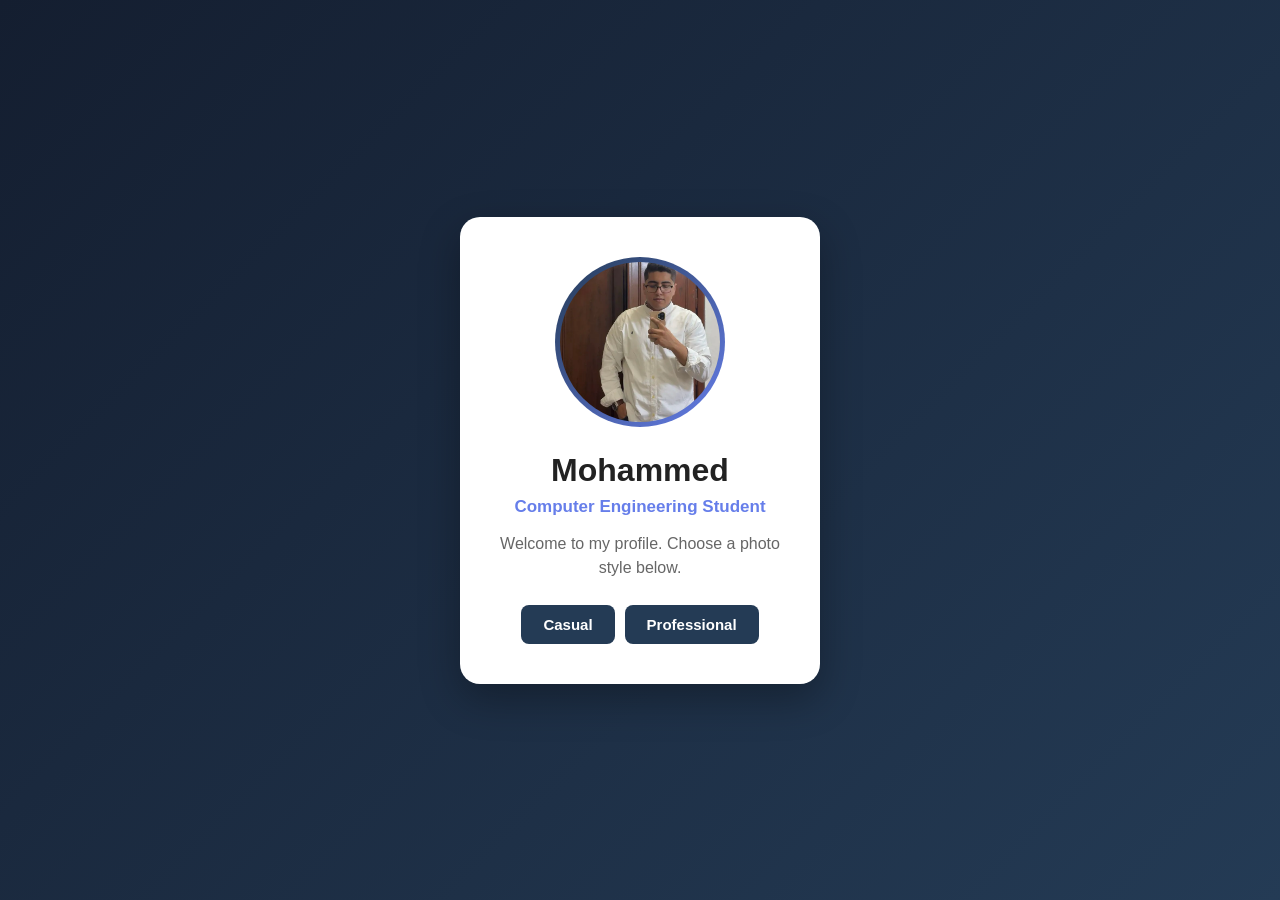
<file: bounce01/index.html>
<!DOCTYPE html>
<html lang="en">
<head>
    <meta charset="UTF-8">
    <meta name="viewport" content="width=device-width, initial-scale=1.0">

    <title>Mohammed - Profile</title>

    <link rel="stylesheet" href="style.css">
</head>

<body>

    <main class="profile-card">

        <div class="avatar-container">
            <img
                id="profilePhoto"
                src="assets/casual.jpg"
                alt="Mohammed casual profile photo"
            >
        </div>

        <h1>Mohammed</h1>

        <p class="role">Computer Engineering Student</p>

        <p class="description">
            Welcome to my profile. Choose a photo style below.
        </p>

        <div class="buttons">
            <button id="casualButton">Casual</button>
            <button id="professionalButton">Professional</button>
        </div>

    </main>

    <script src="script.js"></script>

</body>
</html>
</file>
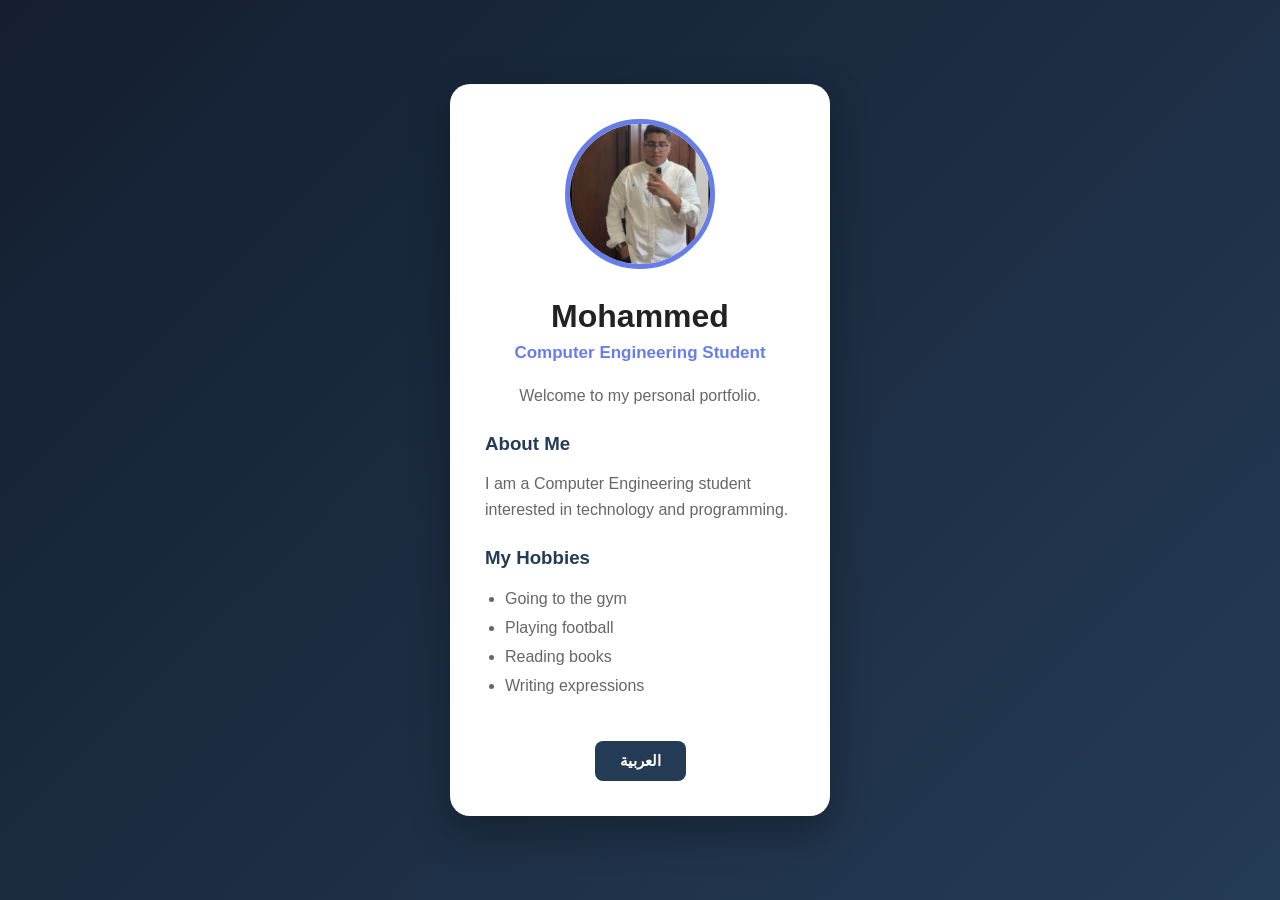
<file: bounce02/index.html>
<!DOCTYPE html>
<html lang="en" dir="ltr">

<head>
    <meta charset="UTF-8">
    <meta name="viewport" content="width=device-width, initial-scale=1.0">

    <title>Mohammed - Portfolio</title>

    <link rel="stylesheet" href="style.css">
</head>

<body>

    <main class="profile-card">

        <img
            class="profile-image"
            src="assets/profile.jpg"
            alt="Profile photo"
        >

        <h1 id="name">Mohammed</h1>

        <h2 id="job">Computer Engineering Student</h2>

        <p id="description">
            Welcome to my personal portfolio.
        </p>

        <section class="info">

            <h3 id="aboutTitle">About Me</h3>

            <p id="aboutText">
                I am a Computer Engineering student interested in
                technology and programming.
            </p>

        </section>

        <section class="hobbies">

            <h3 id="hobbiesTitle">My Hobbies</h3>

            <ul>
                <li id="hobby1">Going to the gym</li>
                <li id="hobby2">Playing football</li>
                <li id="hobby3">Reading books</li>
                <li id="hobby4">Writing expressions</li>
            </ul>

        </section>

        <button id="languageButton">
            العربية
        </button>

    </main>

    <script src="script.js"></script>

</body>

</html>
</file>
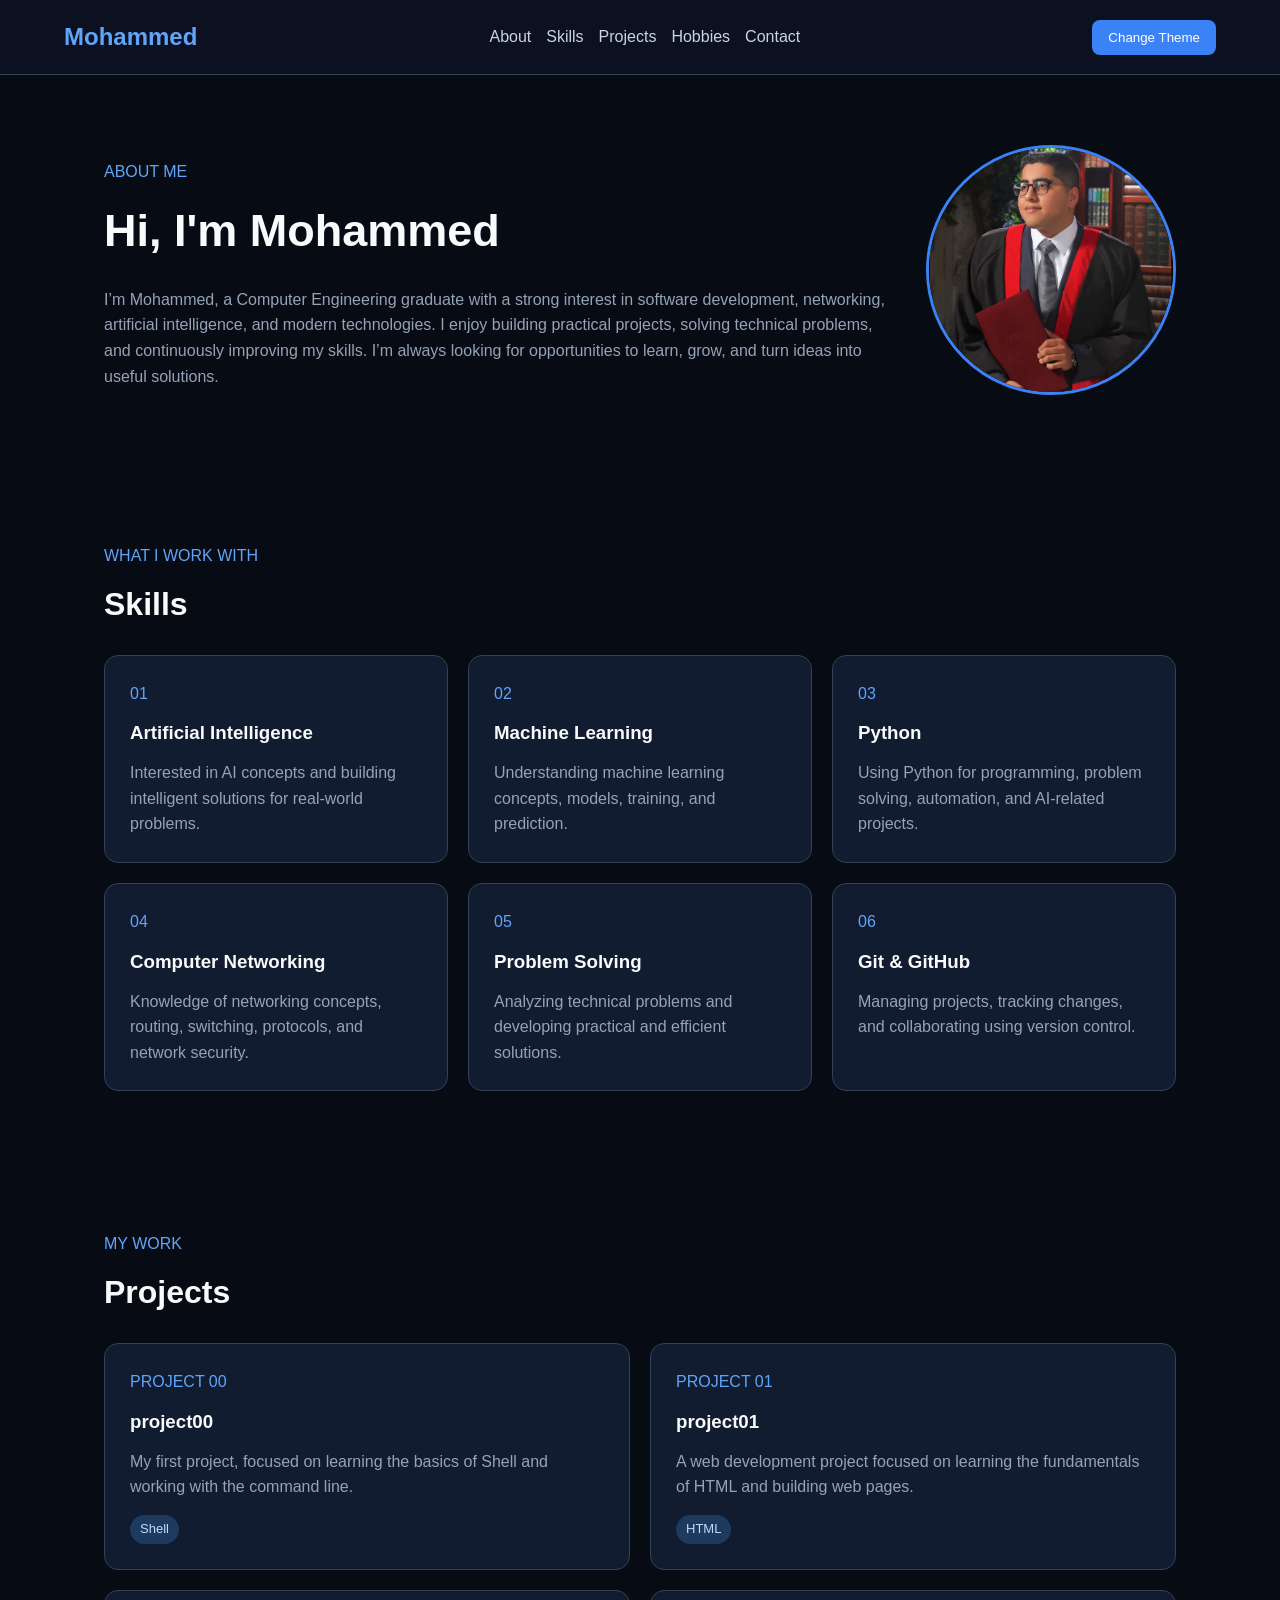
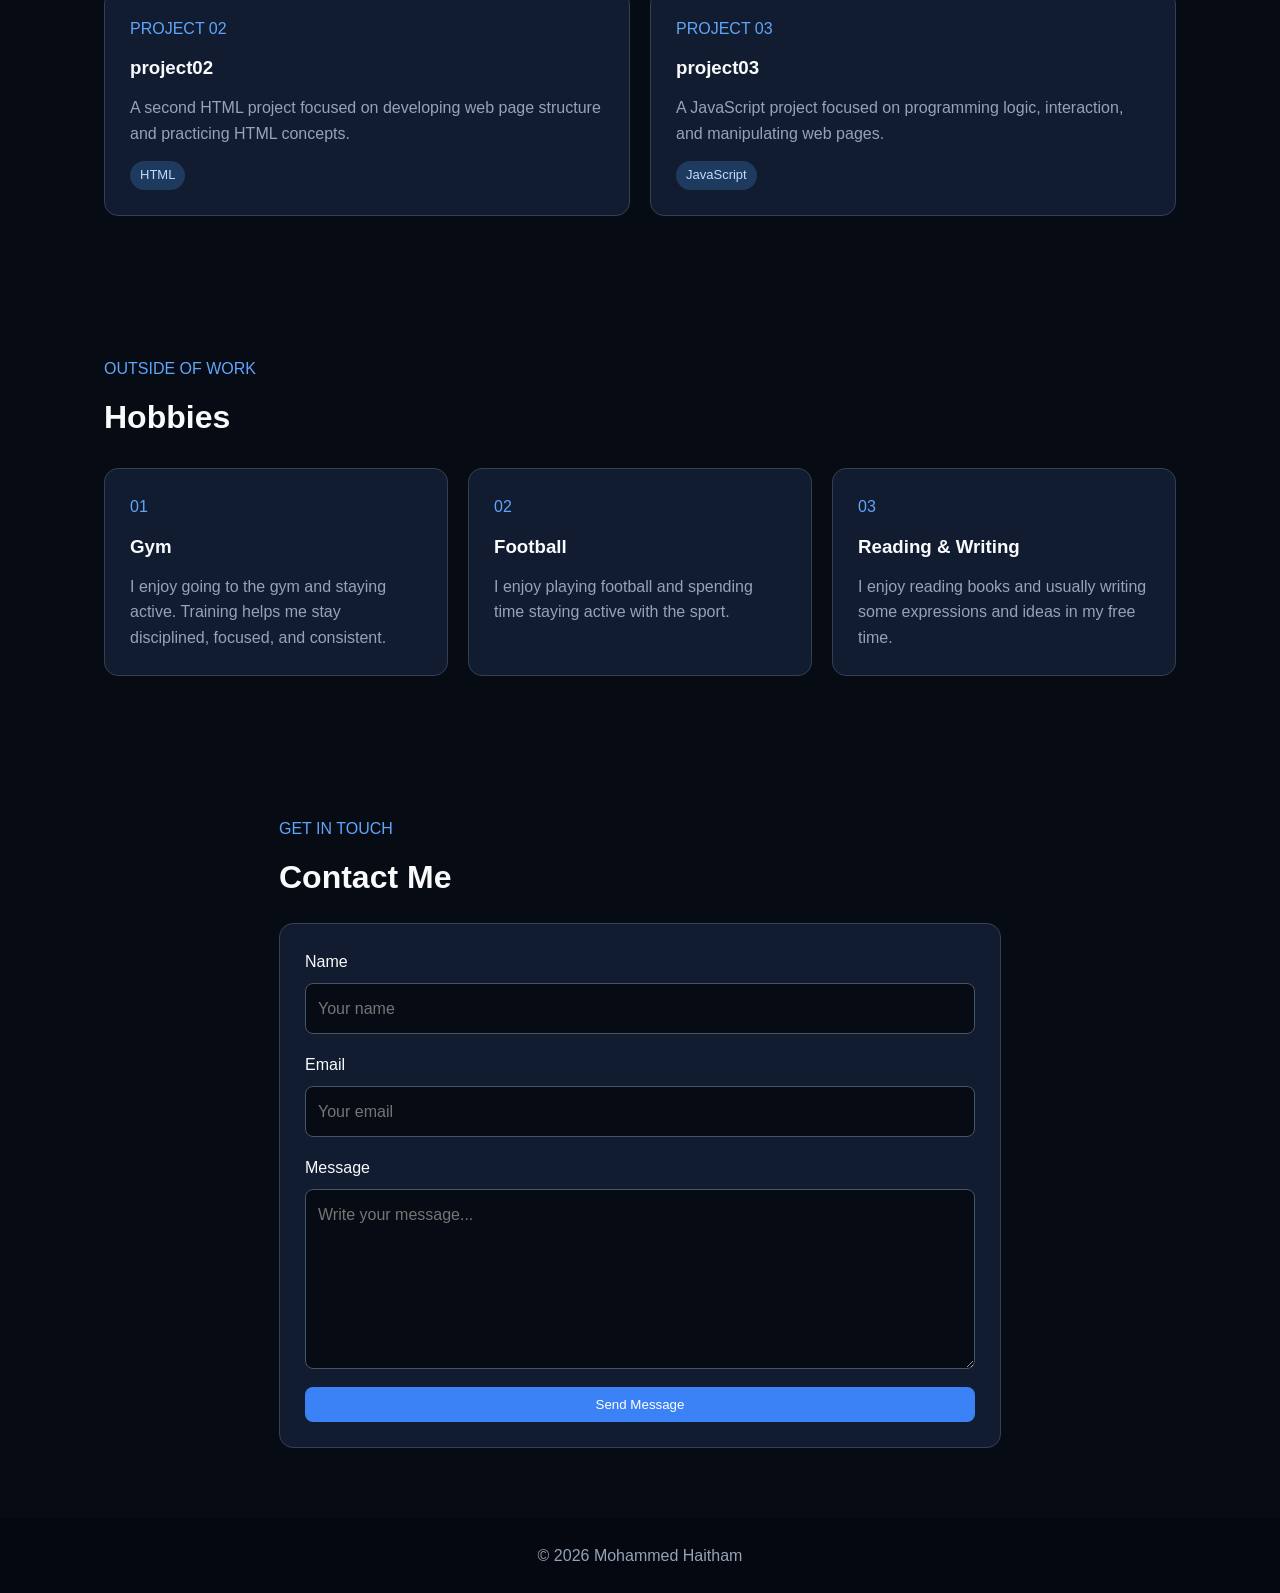
<file: ex00/index.html>
<!DOCTYPE html>
<html lang="en">

<head>
    <meta charset="UTF-8">
    <meta name="viewport" content="width=device-width, initial-scale=1.0">

    <title>Mohammed Haitham - Portfolio</title>

    <link rel="stylesheet" href="style.css">
</head>

<body>

    <!-- =========================
         HEADER
    ========================== -->

    <header>

        <nav>

            <h1>Mohammed</h1>

            <ul>
                <li><a href="#about">About</a></li>
                <li><a href="#skills">Skills</a></li>
                <li><a href="#projects">Projects</a></li>
                <li><a href="#hobbies">Hobbies</a></li>
                <li><a href="#contact">Contact</a></li>
            </ul>

            <button id="theme-button">Change Theme</button>

        </nav>

    </header>


    <main>

        <!-- =========================
             ABOUT
        ========================== -->

        <section id="about">

            <div class="about-content">

                <div class="about-text">

                    <p class="section-label">ABOUT ME</p>

                    <h2>Hi, I'm Mohammed</h2>

                    <p>
                        I’m Mohammed, a Computer Engineering graduate with
                        a strong interest in software development, networking,
                        artificial intelligence, and modern technologies.

                        I enjoy building practical projects, solving technical
                        problems, and continuously improving my skills. I’m
                        always looking for opportunities to learn, grow, and
                        turn ideas into useful solutions.
                    </p>

                </div>


                <div class="about-image">

                    <img
                        src="assets/profile.jpg"
                        alt="Mohammed's profile photo"
                    >

                </div>

            </div>

        </section>


        <!-- =========================
             SKILLS
        ========================== -->

        <section id="skills">

            <p class="section-label">WHAT I WORK WITH</p>

            <h2>Skills</h2>

            <div class="skills-grid">

                <div class="skill-card">

                    <span class="skill-number">01</span>

                    <h3>Artificial Intelligence</h3>

                    <p>
                        Interested in AI concepts and building intelligent
                        solutions for real-world problems.
                    </p>

                </div>


                <div class="skill-card">

                    <span class="skill-number">02</span>

                    <h3>Machine Learning</h3>

                    <p>
                        Understanding machine learning concepts, models,
                        training, and prediction.
                    </p>

                </div>


                <div class="skill-card">

                    <span class="skill-number">03</span>

                    <h3>Python</h3>

                    <p>
                        Using Python for programming, problem solving,
                        automation, and AI-related projects.
                    </p>

                </div>


                <div class="skill-card">

                    <span class="skill-number">04</span>

                    <h3>Computer Networking</h3>

                    <p>
                        Knowledge of networking concepts, routing,
                        switching, protocols, and network security.
                    </p>

                </div>


                <div class="skill-card">

                    <span class="skill-number">05</span>

                    <h3>Problem Solving</h3>

                    <p>
                        Analyzing technical problems and developing
                        practical and efficient solutions.
                    </p>

                </div>


                <div class="skill-card">

                    <span class="skill-number">06</span>

                    <h3>Git & GitHub</h3>

                    <p>
                        Managing projects, tracking changes, and
                        collaborating using version control.
                    </p>

                </div>

            </div>

        </section>


        <!-- =========================
             PROJECTS
        ========================== -->

        <section id="projects">

            <p class="section-label">MY WORK</p>

            <h2>Projects</h2>

            <div class="projects-grid">


                <!-- PROJECT 00 -->

                <a
                    href="https://github.com/hamooda67813-star/project00"
                    target="_blank"
                    class="project-card"
                >

                    <span class="project-number">PROJECT 00</span>

                    <h3>project00</h3>

                    <p>
                        My first project, focused on learning the basics
                        of Shell and working with the command line.
                    </p>

                    <div class="project-tags">
                        <span>Shell</span>
                    </div>

                </a>


                <!-- PROJECT 01 -->

                <a
                    href="https://github.com/hamooda67813-star/project01"
                    target="_blank"
                    class="project-card"
                >

                    <span class="project-number">PROJECT 01</span>

                    <h3>project01</h3>

                    <p>
                        A web development project focused on learning
                        the fundamentals of HTML and building web pages.
                    </p>

                    <div class="project-tags">
                        <span>HTML</span>
                    </div>

                </a>


                <!-- PROJECT 02 -->

                <a
                    href="https://github.com/hamooda67813-star/project02"
                    target="_blank"
                    class="project-card"
                >

                    <span class="project-number">PROJECT 02</span>

                    <h3>project02</h3>

                    <p>
                        A second HTML project focused on developing
                        web page structure and practicing HTML concepts.
                    </p>

                    <div class="project-tags">
                        <span>HTML</span>
                    </div>

                </a>


                <!-- PROJECT 03 -->

                <a
                    href="https://github.com/hamooda67813-star/project03"
                    target="_blank"
                    class="project-card"
                >

                    <span class="project-number">PROJECT 03</span>

                    <h3>project03</h3>

                    <p>
                        A JavaScript project focused on programming logic,
                        interaction, and manipulating web pages.
                    </p>

                    <div class="project-tags">
                        <span>JavaScript</span>
                    </div>

                </a>

            </div>

        </section>


        <!-- =========================
             HOBBIES
        ========================== -->

        <section id="hobbies">

            <p class="section-label">OUTSIDE OF WORK</p>

            <h2>Hobbies</h2>

            <div class="hobbies-grid">


                <div class="hobby-card">

                    <span class="hobby-icon">01</span>

                    <h3>Gym</h3>

                    <p>
                        I enjoy going to the gym and staying active.
                        Training helps me stay disciplined, focused,
                        and consistent.
                    </p>

                </div>


                <div class="hobby-card">

                    <span class="hobby-icon">02</span>

                    <h3>Football</h3>

                    <p>
                        I enjoy playing football and spending time
                        staying active with the sport.
                    </p>

                </div>


                <div class="hobby-card">

                    <span class="hobby-icon">03</span>

                    <h3>Reading & Writing</h3>

                    <p>
                        I enjoy reading books and usually writing
                        some expressions and ideas in my free time.
                    </p>

                </div>

            </div>

        </section>


        <!-- =========================
             CONTACT
        ========================== -->

        <section id="contact">

            <p class="section-label">GET IN TOUCH</p>

            <h2>Contact Me</h2>

            <form
                action="https://formspree.io/f/mdeaendb"
                method="POST"
            >

                <div class="form-group">

                    <label for="name">Name</label>

                    <input
                        type="text"
                        id="name"
                        name="name"
                        placeholder="Your name"
                        required
                    >

                </div>


                <div class="form-group">

                    <label for="email">Email</label>

                    <input
                        type="email"
                        id="email"
                        name="email"
                        placeholder="Your email"
                        required
                    >

                </div>


                <div class="form-group">

                    <label for="message">Message</label>

                    <textarea
                        id="message"
                        name="message"
                        rows="6"
                        placeholder="Write your message..."
                        required
                    ></textarea>

                </div>


                <button type="submit">
                    Send Message
                </button>

            </form>

        </section>

    </main>


    <!-- =========================
         FOOTER
    ========================== -->

    <footer>

        <p>© 2026 Mohammed Haitham</p>

    </footer>


    <script src="script.js"></script>

</body>

</html>
</file>
<file: bounce01/style.css>
* {
    box-sizing: border-box;
}

body {
    margin: 0;
    min-height: 100vh;

    display: flex;
    justify-content: center;
    align-items: center;

    font-family: Arial, sans-serif;

    background: linear-gradient(135deg, #141e30, #243b55);
}

.profile-card {
    width: 360px;
    padding: 40px 30px;

    text-align: center;

    background: white;
    border-radius: 20px;

    box-shadow: 0 15px 40px rgba(0, 0, 0, 0.3);
}

.avatar-container {
    width: 170px;
    height: 170px;

    margin: 0 auto 25px;

    border-radius: 50%;
    padding: 5px;

    background: linear-gradient(135deg, #243b55, #667eea);
}

#profilePhoto {
    width: 100%;
    height: 100%;

    object-fit: cover;

    border-radius: 50%;

    display: block;

    transition: opacity 0.3s ease;
}

h1 {
    margin: 0;

    font-size: 32px;
    color: #222;
}

.role {
    margin: 8px 0;

    font-size: 17px;
    font-weight: bold;

    color: #667eea;
}

.description {
    margin: 15px 0 25px;

    color: #666;
    line-height: 1.5;
}

.buttons {
    display: flex;
    gap: 10px;
    justify-content: center;
}

button {
    padding: 11px 22px;

    border: none;
    border-radius: 8px;

    font-size: 15px;
    font-weight: bold;

    cursor: pointer;

    background-color: #243b55;
    color: white;

    transition: 0.2s;
}

button:hover {
    background-color: #667eea;
    transform: translateY(-2px);
}

button:active {
    transform: translateY(0);
}
</file>
<file: bounce02/style.css>
* {
    box-sizing: border-box;
}

body {
    margin: 0;
    min-height: 100vh;

    display: flex;
    justify-content: center;
    align-items: center;

    font-family: Arial, sans-serif;

    background: linear-gradient(135deg, #141e30, #243b55);

    transition: all 0.3s ease;
}

.profile-card {
    width: 380px;

    padding: 35px;

    background-color: white;

    border-radius: 20px;

    text-align: center;

    box-shadow: 0 15px 40px rgba(0, 0, 0, 0.3);

    transition: all 0.3s ease;
}

.profile-image {
    width: 150px;
    height: 150px;

    object-fit: cover;

    border-radius: 50%;

    border: 5px solid #667eea;

    margin-bottom: 20px;
}

h1 {
    margin: 5px 0;

    font-size: 32px;

    color: #222;
}

h2 {
    margin: 8px 0 20px;

    font-size: 17px;

    color: #667eea;
}

p {
    color: #666;

    line-height: 1.6;
}

.info,
.hobbies {
    margin-top: 25px;

    text-align: left;
}

h3 {
    margin-bottom: 10px;

    color: #243b55;
}

ul {
    padding-left: 20px;

    color: #666;

    line-height: 1.8;
}

button {
    margin-top: 25px;

    padding: 11px 25px;

    border: none;

    border-radius: 8px;

    background-color: #243b55;

    color: white;

    font-size: 15px;

    font-weight: bold;

    cursor: pointer;

    transition: 0.2s;
}

button:hover {
    background-color: #667eea;

    transform: translateY(-2px);
}

/* Arabic layout */

html[dir="rtl"] .info,
html[dir="rtl"] .hobbies {
    text-align: right;
}

html[dir="rtl"] ul {
    padding-left: 0;
    padding-right: 20px;
}
</file>
<file: ex00/style.css>
* {
    margin: 0;
    padding: 0;
    box-sizing: border-box;
}

html {
    scroll-behavior: smooth;
}

body {
    font-family: Arial, sans-serif;
    background: #070b14;
    color: #f8fafc;
    line-height: 1.6;
}

header {
    position: sticky;
    top: 0;
    padding: 18px 5%;
    background: #0b1120;
    border-bottom: 1px solid #334155;
    z-index: 100;
}

nav {
    display: flex;
    justify-content: space-between;
    align-items: center;
    flex-wrap: wrap;
    gap: 15px;
}

nav h1 {
    color: #60a5fa;
}

nav ul {
    display: flex;
    flex-wrap: wrap;
    gap: 15px;
    list-style: none;
}

nav a {
    color: #cbd5e1;
    text-decoration: none;
}

nav a:hover {
    color: #60a5fa;
}

button {
    padding: 10px 16px;
    border: none;
    border-radius: 8px;
    background: #3b82f6;
    color: white;
    cursor: pointer;
}

button:hover {
    background: #2563eb;
}

section {
    max-width: 1200px;
    margin: auto;
    padding: 70px 5%;
}

section h2 {
    font-size: 32px;
    margin-bottom: 20px;
}

.section-label {
    color: #60a5fa;
    margin-bottom: 10px;
}

.about-content {
    display: flex;
    align-items: center;
    justify-content: space-between;
    gap: 40px;
}

.about-text {
    flex: 1;
}

.about-text h2 {
    font-size: 45px;
}

.about-text p:last-child {
    color: #94a3b8;
}

.about-image img {
    width: 250px;
    height: 250px;
    object-fit: cover;
    border-radius: 50%;
    border: 3px solid #3b82f6;
}

.skills-grid,
.hobbies-grid {
    display: grid;
    grid-template-columns: repeat(3, 1fr);
    gap: 20px;
    margin-top: 25px;
}

.projects-grid {
    display: grid;
    grid-template-columns: repeat(2, 1fr);
    gap: 20px;
    margin-top: 25px;
}

.skill-card,
.project-card,
.hobby-card,
form {
    padding: 25px;
    background: #111c30;
    border: 1px solid #334155;
    border-radius: 14px;
}

.skill-card,
.project-card,
.hobby-card {
    transition: 0.3s;
}

.skill-card:hover,
.project-card:hover,
.hobby-card:hover {
    transform: translateY(-5px);
    border-color: #60a5fa;
}

.skill-card h3,
.project-card h3,
.hobby-card h3 {
    margin: 12px 0;
}

.skill-card p,
.project-card p,
.hobby-card p {
    color: #94a3b8;
}

.skill-number,
.project-number,
.hobby-icon {
    color: #60a5fa;
}

.project-card {
    color: inherit;
    text-decoration: none;
}

.project-tags {
    display: flex;
    gap: 8px;
    margin-top: 15px;
}

.project-tags span {
    padding: 4px 10px;
    border-radius: 15px;
    background: #1e3a5f;
    color: #bfdbfe;
    font-size: 13px;
}

#contact {
    max-width: 850px;
}

form {
    display: flex;
    flex-direction: column;
    gap: 18px;
}

.form-group {
    display: flex;
    flex-direction: column;
    gap: 8px;
}

.form-group input,
.form-group textarea {
    padding: 12px;
    border: 1px solid #475569;
    border-radius: 8px;
    background: #070b14;
    color: white;
    font: inherit;
}

.form-group textarea {
    resize: vertical;
}

footer {
    padding: 25px;
    text-align: center;
    background: #050811;
    color: #94a3b8;
}

/* Light Theme */

body.light-theme {
    background: #f8fafc;
    color: #070b14;
}

body.light-theme header,
body.light-theme footer {
    background: #e2e8f0;
}

body.light-theme nav a {
    color: #334155;
}

body.light-theme section h2,
body.light-theme .skill-card h3,
body.light-theme .project-card h3,
body.light-theme .hobby-card h3,
body.light-theme label {
    color: #070b14;
}

body.light-theme .skill-card,
body.light-theme .project-card,
body.light-theme .hobby-card,
body.light-theme form {
    background: white;
    border-color: #cbd5e1;
}

body.light-theme .skill-card p,
body.light-theme .project-card p,
body.light-theme .hobby-card p,
body.light-theme .about-text p:last-child {
    color: #475569;
}

body.light-theme input,
body.light-theme textarea {
    background: white;
    color: #070b14;
}

/* Responsive Design */

@media (max-width: 768px) {
    nav {
        flex-direction: column;
    }

    nav ul {
        justify-content: center;
    }

    .about-content {
        flex-direction: column-reverse;
        text-align: center;
    }

    .about-text h2 {
        font-size: 35px;
    }

    .skills-grid,
    .projects-grid,
    .hobbies-grid {
        grid-template-columns: 1fr;
    }

    section {
        padding: 50px 6%;
    }

    .about-image img {
        width: 200px;
        height: 200px;
    }
}
</file>
